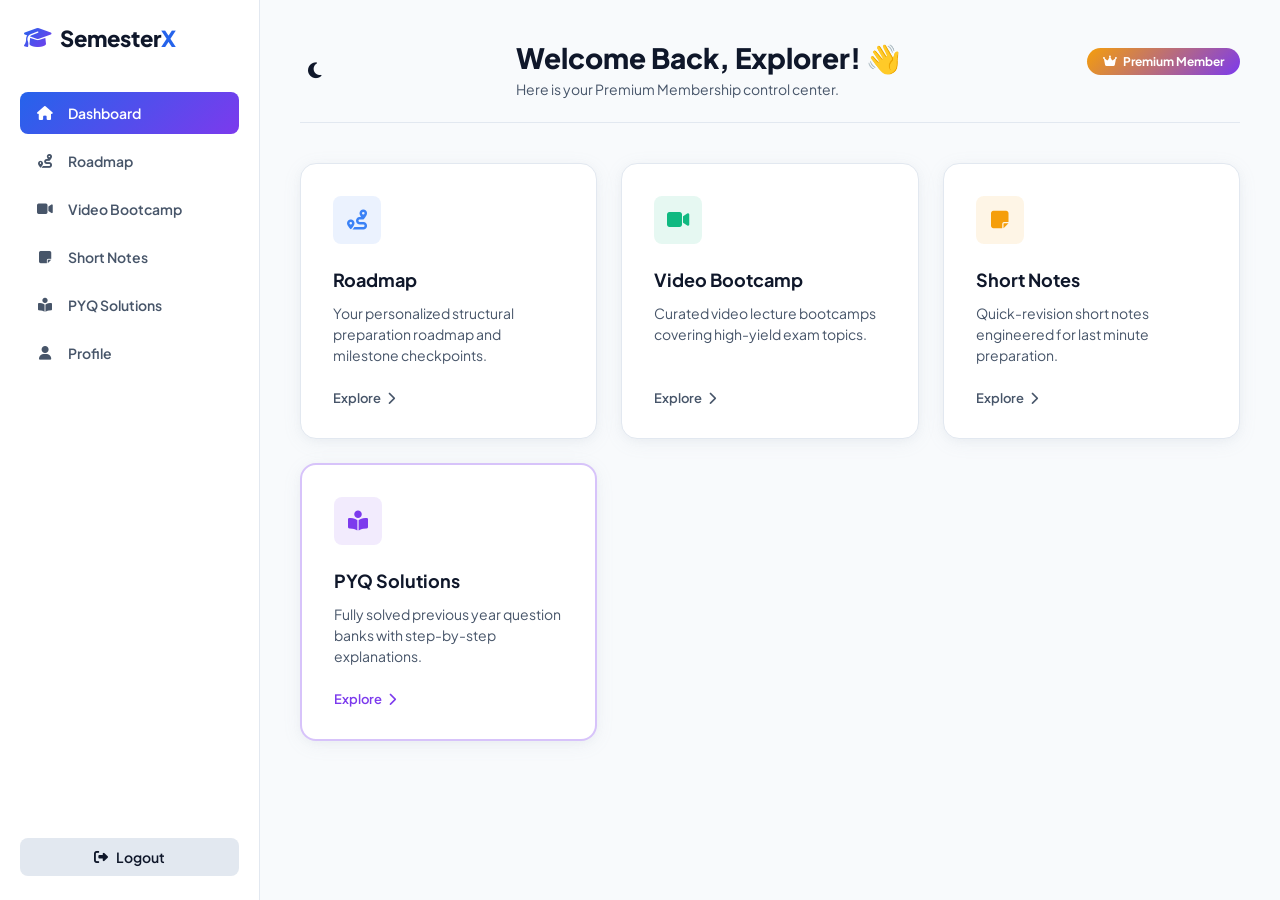
<file: premium-dashboard.html>
<!DOCTYPE html>
<html lang="en" data-theme="light">
<head>
    <meta charset="UTF-8">
    <meta name="viewport" content="width=device-width, initial-scale=1.0">
    <title>SemesterX - Premium Dashboard</title>
    <link rel="stylesheet" href="style.css">
    <link rel="stylesheet" href="premium.css">
    <link rel="stylesheet" href="https://cdnjs.cloudflare.com/ajax/libs/font-awesome/6.4.0/css/all.min.css">
    <link rel="preconnect" href="https://fonts.googleapis.com">
    <link rel="preconnect" href="https://fonts.gstatic.com" crossorigin>
    <link href="https://fonts.googleapis.com/css2?family=Plus+Jakarta+Sans:wght@400;500;600;700;800&display=swap" rel="stylesheet">
</head>
<body class="premium-body">

    <div id="toast-container"></div>

    <div class="premium-layout">

        <aside class="premium-sidebar">
            <div class="logo premium-sidebar-logo">
                <i class="fa-solid fa-graduation-cap gradient-text-icon"></i>
                <span>Semester<span class="accent-text">X</span></span>
            </div>

            <ul class="premium-menu">
                <li class="premium-menu-item active" data-section="dashboard">
                    <i class="fa-solid fa-house"></i> <span>Dashboard</span>
                </li>
                <li class="premium-menu-item" data-section="roadmap">
                    <i class="fa-solid fa-route"></i> <span>Roadmap</span>
                </li>
                <li class="premium-menu-item" data-section="video">
                    <i class="fa-solid fa-video"></i> <span>Video Bootcamp</span>
                </li>
                <li class="premium-menu-item" data-section="notes">
                    <i class="fa-solid fa-note-sticky"></i> <span>Short Notes</span>
                </li>
                <li class="premium-menu-item" data-section="pyq">
                    <i class="fa-solid fa-book-open-reader"></i> <span>PYQ Solutions</span>
                </li>
                <li class="premium-menu-item" data-section="profile">
                    <i class="fa-solid fa-user"></i> <span>Profile</span>
                </li>
            </ul>

            <button class="btn btn-secondary btn-full premium-logout-btn" id="premium-logout-btn">
                <i class="fa-solid fa-right-from-bracket"></i> Logout
            </button>
        </aside>

        <main class="premium-main">

            <div class="dashboard-header premium-topbar">
                <button class="theme-toggle" id="theme-toggle" aria-label="Toggle Theme">
                    <i class="fa-solid fa-moon"></i>
                </button>
                <div class="dash-welcome">
                    <h2>Welcome Back, <span id="premium-user-name">Explorer</span>! 👋</h2>
                    <p>Here is your Premium Membership control center.</p>
                </div>
                <span class="premium-badge-large"><i class="fa-solid fa-crown"></i> Premium Member</span>
            </div>

            <div class="dashboard-grid">
                <div class="dash-card" data-section="roadmap">
                    <div class="dash-card-icon c-bg-1"><i class="fa-solid fa-route"></i></div>
                    <h3> Roadmap</h3>
                    <p>Your personalized structural preparation roadmap and milestone checkpoints.</p>
                    <span class="dash-card-action">Explore <i class="fa-solid fa-chevron-right"></i></span>
                </div>
                <div class="dash-card" data-section="video">
                    <div class="dash-card-icon c-bg-2"><i class="fa-solid fa-video"></i></div>
                    <h3> Video Bootcamp</h3>
                    <p>Curated video lecture bootcamps covering high-yield exam topics.</p>
                    <span class="dash-card-action">Explore <i class="fa-solid fa-chevron-right"></i></span>
                </div>
                <div class="dash-card" data-section="notes">
                    <div class="dash-card-icon c-bg-3"><i class="fa-solid fa-note-sticky"></i></div>
                    <h3> Short Notes</h3>
                    <p>Quick-revision short notes engineered for last minute preparation.</p>
                    <span class="dash-card-action">Explore <i class="fa-solid fa-chevron-right"></i></span>
                </div>
                <div class="dash-card premium-border" data-section="pyq">
                    <div class="dash-card-icon c-bg-4"><i class="fa-solid fa-book-open-reader"></i></div>
                    <h3> PYQ Solutions</h3>
                    <p>Fully solved previous year question banks with step-by-step explanations.</p>
                    <span class="dash-card-action highlight">Explore <i class="fa-solid fa-chevron-right"></i></span>
                </div>
            </div>

        </main>

    </div>

    <script src="script.js"></script>
    <script src="premium.js"></script>
</body>
</html>
</file>
<file: style.css>
/* --- CSS DESIGN SPECIFICATION VARIABLES --- */
:root {
    --bg-main: #f8fafc;
    --bg-surface: #ffffff;
    --card-bg: #ffffff;
    --chip-bg: #0f172a;
    --chip-text: #ffffff;
    --icon-bg: #ffffff;
    --icon-color: #0f172a;
    --border-color: #e2e8f0;
    --text-primary: #0f172a;
    --text-secondary: #475569;
    --primary: #2563eb;
    --primary-hover: #1d4ed8;
    --accent: #7c3aed;
    --accent-hover: #6d28d9;
    --success: #10b981;
    --card-shadow: 0 4px 20px -2px rgba(148, 163, 184, 0.12), 0 2px 8px -1px rgba(148, 163, 184, 0.08);
    --nav-bg: rgba(255, 255, 255, 0.85);
    --radius-sm: 8px;
    --radius-md: 16px;
    --radius-lg: 24px;
    --transition: all 0.3s cubic-bezier(0.4, 0, 0.2, 1);
}

[data-theme="dark"] {
    --bg-main: #0b0f19;
    --bg-surface: #131c2e;
    --chip-bg: #000000;
    --chip-text: #ffffff;
    --icon-bg: #ffffff;
    --icon-color: #0f172a;
    --border-color: #1e293b;
    --text-primary: #f8fafc;
    --text-secondary: #94a3b8;
    --primary: #3b82f6;
    --primary-hover: #60a5fa;
    --accent: #8b5cf6;
    --accent-hover: #a78bfa;
    --card-bg:#131c2e;
    --card-shadow: 0 10px 30px -10px rgba(0, 0, 0, 0.5);
    --nav-bg: rgba(11, 15, 25, 0.85);
}

/* --- RESET & BASIC DEFAULTS --- */
* {
    box-sizing: border-box;
    margin: 0;
    padding: 0;
    font-family: 'Plus Jakarta Sans', sans-serif;
    scroll-behavior: smooth;
}
/* --- ENTRANCE ANIMATIONS --- */

/* Initial hidden state for hero text & actions */
.hero-content h1,
.hero-content p,
.hero-content .badge,
.hero-actions {
    opacity: 0;
    transform: translateY(20px);
    animation: fadeUpIn 0.8s cubic-bezier(0.25, 1, 0.5, 1) forwards;
}

/* Staggered delays so elements appear one after another */
.hero-content .badge { animation-delay: 0.5s; }
.hero-content h1     { animation-delay: 0.7s; }
.hero-content p      { animation-delay: 0.9s; }
.hero-actions        { animation-delay: 1.1s; }

/* The animation rule */
@keyframes fadeUpIn {
    to {
        opacity: 1;
        transform: translateY(0);
    }
}

/* Smooth transition for the initial background blur elements */
.shape {
    opacity: 0;
    transition: opacity 1.5s ease-in-out;
}
.shape.show {
    opacity: 0.15;
}

body {
    background-color: var(--bg-main);
    color: var(--text-primary);
    transition: background-color 0.3s ease, color 0.3s ease;
    min-height: 100vh;
    display: flex;
    flex-direction: column;
    overflow-x: hidden;
}

/* --- APP LOADER SCREEN --- */
.loader-container {
    position: fixed;
    top:0; left:0; width:100vw; height:100vh;
    background-color: var(--bg-main);
    z-index: 9999;
    display: flex;
    align-items: center;
    justify-content: center;
    transition: opacity 0.4s ease, visibility 0.4s ease;
}
.loader-container.hidden {
    opacity: 0;
    visibility: hidden;
    pointer-events: none;
}
.spinner {
    width: 48px;
    height: 48px;
    border: 5px solid var(--border-color);
    border-bottom-color: var(--primary);
    border-radius: 50%;
    animation: rotation 1s linear infinite;
}
@keyframes rotation {
    0% { transform: rotate(0deg); }
    100% { transform: rotate(360deg); }
}

/* --- NAVIGATION HEADER --- */
.navbar {
    position: fixed;
    top: 0; left: 0; right: 0;
    height: 72px;
    background-color: var(--nav-bg);
    backdrop-filter: blur(12px);
    border-bottom: 1px solid var(--border-color);
    z-index: 1000;
    transition: var(--transition);
}
.nav-container {
    max-width: 1280px;
    margin: 0 auto;
    height: 100%;
    display: flex;
    align-items: center;
    justify-content: space-between;
    padding: 0 24px;
}
.logo {
    font-size: 22px;
    font-weight: 800;
    cursor: pointer;
    display: flex;
    align-items: center;
    gap: 8px;
}
.gradient-text-icon {
    background: linear-gradient(135deg, var(--primary), var(--accent));
    -webkit-background-clip: text;
    -webkit-text-fill-color: transparent;
}
.accent-text { color: var(--primary); }
.nav-links {
    display: flex;
    align-items: center;
    gap: 32px;
    list-style: none;
}
.nav-links a {
    text-decoration: none;
    color: var(--text-secondary);
    font-weight: 500;
    font-size: 15px;
    transition: var(--transition);
}
.nav-links a:hover { color: var(--primary); }
.theme-toggle {
    background: none;
    border: none;
    color: var(--text-primary);
    cursor: pointer;
    font-size: 18px;
    padding: 8px;
    transition: var(--transition);
}
.hamburger {
    display: none;
    font-size: 22px;
    cursor: pointer;
    color: var(--text-primary);
}
/* ===========================
        ELITE NAV BUTTON
=========================== */

.elite-nav-btn{

    display:flex;
    align-items:center;
    justify-content:center;
    gap:8px;

    padding:10px 18px;

    border:none;
    border-radius:999px;

    cursor:pointer;

    color:#fff;
    font-size:14px;
    font-weight:700;

    background:linear-gradient(
        135deg,
        #f59e0b 0%,
        #ec4899 50%,
        #7c3aed 100%
    );

    background-size:200% 200%;

    transition:all .35s ease;

    box-shadow:
        0 8px 22px rgba(236,72,153,.28);

    animation:eliteGlow 3s ease-in-out infinite;
}
.elite-nav-btn i{

    color:#ffe082;

    font-size:13px;

}
.elite-nav-btn:hover{

    transform:translateY(-2px);

    background-position:right center;

    box-shadow:
        0 12px 28px rgba(124,58,237,.45);

}
.elite-nav-btn:active{

    transform:scale(.96);

}
@keyframes eliteGlow{

    0%,100%{

        box-shadow:
            0 0 30px rgba(168,85,247,.10),
            0 15px 40px rgba(0,0,0,.08);

    }

    50%{

        box-shadow:
            0 0 45px rgba(236,72,153,.18),
            0 18px 45px rgba(124,58,237,.16);

    }

}

.elite-subject-banner{

    animation:eliteGlow 3.5s ease-in-out infinite;

}
.elite-nav-btn{

    width:100%;

    justify-content:center;

    margin:8px 0;

}

/* --- BUTTON ARCHITECTURE UI --- */
.btn {
    padding: 10px 20px;
    border-radius: var(--radius-sm);
    font-weight: 600;
    font-size: 14px;
    cursor: pointer;
    transition: var(--transition);
    border: none;
    display: inline-flex;
    align-items: center;
    justify-content: center;
    gap: 8px;
}
.btn-sm { padding: 6px 12px; font-size: 12px; border-radius: 6px; }
.btn-lg { padding: 14px 28px; font-size: 16px; border-radius: var(--radius-md); }
.btn-full { width: 100%; }
.btn-primary {
    background-color: var(--primary);
    color: #ffffff;
}
.btn-primary:hover {
    background-color: var(--primary-hover);
    transform: translateY(-2px);
    box-shadow: 0 4px 12px rgba(37, 99, 235, 0.2);
}
.btn-secondary {
    background-color: var(--border-color);
    color: var(--text-primary);
}
.btn-secondary:hover { background-color: var(--text-secondary); color: #fff; }
.btn-outline {
    background: none;
    border: 1px solid var(--primary);
    color: var(--primary);
}
.btn-outline:hover { background-color: var(--primary); color: #fff; }

/* --- CORE APP SINGLE PAGE VIEW SWITCHING SYSTEM --- */
.app-container {
    margin-top: 72px;
    flex: 1;
    display: flex;
    flex-direction: column;
}
/* --- UPDATED VIEW TRANSITION SYSTEM --- */
.view {
    display: none;
    opacity: 0;
    width: 100%;
    max-width: 1280px;
    margin: 0 auto;
    padding: 40px 24px;
}

/* This class handles the smooth entrance */
.view.active {
    display: block;
    animation: smoothSlideIn 0.5s cubic-bezier(0.25, 1, 0.5, 1) forwards;
}

/* This class handles the smooth exit before the display switches */
.view.exit {
    display: block;
    animation: smoothSlideOut 0.4s cubic-bezier(0.25, 1, 0.5, 1) forwards;
}

/* Kinetic Keyframe Blueprints */
@keyframes smoothSlideIn {
    0% {
        opacity: 0;
        transform: translateY(24px) scale(0.99);
    }
    100% {
        opacity: 1;
        transform: translateY(0) scale(1);
    }
}

@keyframes smoothSlideOut {
    0% {
        opacity: 1;
        transform: translateY(0) scale(1);
    }
    100% {
        opacity: 0;
        transform: translateY(-16px) scale(0.99);
    }
}
/* --- VIEW 1: HERO & LANDING SUBSECTIONS --- */
.hero-section {
    position: relative;
    min-height: calc(80vh - 72px);
    display: flex;
    align-items: center;
    justify-content: center;
    text-align: center;
    padding: 40px 0;
}
.hero-bg-shapes {
    position: absolute;
    width: 100%; height: 100%;
    top:0; left:0; overflow:hidden; z-index: -1;
}
.shape {
    position: absolute;
    border-radius: 50%;
    filter: blur(80px);
    opacity: 0.15;
    animation: pulse 8s infinite alternate;
}
.shape-1 { width: 300px; height: 300px; background: var(--primary); top: 10%; left: 15%; }
.shape-2 { width: 350px; height: 350px; background: var(--accent); bottom: 10%; right: 15%; animation-delay: 2s; }
@keyframes pulse {
    0% { transform: scale(1) translate(0, 0); }
    100% { transform: scale(1.2) translate(20px, 30px); }
}
.badge {
    background: rgba(37, 99, 235, 0.1);
    color: var(--primary);
    padding: 6px 16px;
    border-radius: 100px;
    font-weight: 600;
    font-size: 13px;
    display: inline-block;
    margin-bottom: 24px;
}
.hero-content h1 {
    font-size: 56px;
    font-weight: 800;
    line-height: 1.15;
    letter-spacing: -1.5px;
    margin-bottom: 24px;
}
.gradient-text {
    background: linear-gradient(135deg, var(--primary), var(--accent));
    -webkit-background-clip: text;
    -webkit-text-fill-color: transparent;
}
.hero-content p {
    font-size: 18px;
    color: var(--text-secondary);
    max-width: 680px;
    margin: 0 auto 40px auto;
    line-height: 1.6;
}
.hero-actions {
    display: flex;
    gap: 16px;
    justify-content: center;
}

/* SECTION GLOBAL TITLE */
.section-title {
    text-align: center;
    font-size: 32px;
    font-weight: 700;
    margin: 60px 0 40px 0;
}

/* FEATURE GRID CARD MODULES */
.features-section { padding: 60px 0; border-top: 1px solid var(--border-color); }
.features-grid {
    display: grid;
    grid-template-columns: repeat(auto-fit, minmax(250px, 1fr));
    gap: 24px;
}
.feat-card {
    background: var(--bg-surface);
    border: 1px solid var(--border-color);
    padding: 32px;
    border-radius: var(--radius-md);
    box-shadow: var(--card-shadow);
    transition: var(--transition);
}
.feat-card:hover { transform: translateY(-5px); }
.feat-card i { font-size: 32px; margin-bottom: 20px; display: inline-block; }
.color-1 { color: #3b82f6; } .color-2 { color: #10b981; }
.color-3 { color: #f59e0b; } .color-4 { color: #8b5cf6; }
.color-5 { color: #ec4899; } .color-6 { color: #06b6d4; }
.feat-card h3 { margin-bottom: 12px; font-size: 18px; font-weight: 600; }
.feat-card p { color: var(--text-secondary); font-size: 14px; line-height: 1.5; }

/* FAQ COMPONENT SYSTEM */
.faq-section { padding: 40px 0; max-width: 800px; margin: 0 auto; }
.faq-item {
    background: var(--bg-surface);
    border: 1px solid var(--border-color);
    margin-bottom: 12px;
    border-radius: var(--radius-sm);
    overflow: hidden;
}
.faq-question {
    padding: 20px; font-weight: 600; cursor: pointer;
    display: flex; justify-content: space-between; align-items: center;
    transition: var(--transition);
}
.faq-question:hover { background-color: rgba(0,0,0,0.02); }
.faq-question i { transition: transform 0.3s; }
.faq-item.open .faq-question i { transform: rotate(180deg); color: var(--primary); }
.faq-answer {
    padding: 0 20px; max-height: 0; overflow: hidden;
    transition: max-height 0.3s cubic-bezier(0, 1, 0, 1), padding 0.3s ease;
    color: var(--text-secondary); font-size: 14px; line-height: 1.6;
}
.faq-item.open .faq-answer { max-height: 300px; padding: 0 20px 20px 20px; }

/* ===========================
   CONTACT SECTION
=========================== */

.contact-section{
    max-width:850px;
    margin:60px auto;
    padding:20px;
}

.contact-card{

    background:var(--card-bg);
    border:1px solid var(--border-color);

    border-radius:24px;

    padding:40px;

    box-shadow:0 12px 40px rgba(0,0,0,.12);

    transition:.3s;

}

.contact-card:hover{

    transform:translateY(-3px);

    box-shadow:0 18px 45px rgba(0,0,0,.18);

}

/* Form */

.contact-card form{

    display:flex;
    flex-direction:column;

}

/* Form Groups */

.form-group{

    margin-bottom:22px;

}

/* Inputs */

.form-group input,
.form-group textarea{

    width:100%;

    padding:16px 20px;

    border-radius:14px;

    border:1px solid var(--border-color);

    background:var(--bg-main);

    color:var(--text-primary);

    font-size:15px;

    outline:none;

    transition:.3s;

}

/* Placeholder */

.form-group input::placeholder,
.form-group textarea::placeholder{

    color:#8b95a7;

}

/* Focus */

.form-group input:focus,
.form-group textarea:focus{

    border-color:var(--primary);

    box-shadow:0 0 0 4px rgba(37,99,235,.15);

}

/* Message Box */

.form-group textarea{

    min-height:180px;

    resize:vertical;

}

/* Button */

.contact-card button{

    width:220px;

    margin:15px auto 0;

    padding:15px 22px;

    border-radius:14px;

    font-size:16px;

    font-weight:700;

}

/* Space below button */

.contact-card form{

    padding-bottom:15px;

}
}
.form-group { margin-bottom: 20px; }
.form-group input, .form-group textarea {
    width: 100%; padding: 12px 16px; background-color: var(--bg-main);
    border: 1px solid var(--border-color); color: var(--text-primary);
    border-radius: var(--radius-sm); outline: none; transition: var(--transition);
}
.form-group input:focus, .form-group textarea:focus { border-color: var(--primary); box-shadow: 0 0 0 3px rgba(37,99,235,0.15); }

/* --- SELECTION ARCHITECTURE VIEWS (DEPT / SEMESTER) --- */
.selection-container { max-width: 1000px; margin: 0 auto; padding: 20px 0; }
.back-btn {
    background: none; border: none; color: var(--text-secondary);
    cursor: pointer; font-weight: 600; margin-bottom: 24px; display: flex; align-items: center; gap: 8px; transition: var(--transition);
}
.back-btn:hover { color: var(--primary); }
.view-title { font-size: 32px; font-weight: 800; margin-bottom: 8px; }
.view-subtitle { color: var(--text-secondary); margin-bottom: 40px; }

.selection-grid {
    display: grid; grid-template-columns: repeat(auto-fill, minmax(280px, 1fr)); gap: 24px;
}
.dynamic-sem-grid { grid-template-columns: repeat(auto-fit, minmax(320px, 1fr)); max-width: 720px; margin: 0 auto; }

.select-card {
    background: var(--bg-surface); border: 1px solid var(--border-color);
    border-radius: var(--radius-md); padding: 32px; cursor: pointer;
    box-shadow: var(--card-shadow); transition: var(--transition);
}
.select-card:hover {
    transform: translateY(-6px); border-color: var(--primary);
    box-shadow: 0 12px 24px -10px rgba(37, 99, 235, 0.15);
}
.select-icon {
    width: 56px; height: 56px; border-radius: var(--radius-sm);
    display: flex; align-items: center; justify-content: center;
    font-size: 24px; margin-bottom: 24px; background: rgba(0,0,0,0.03);
}
.color-primary { color: var(--primary); background: rgba(37,99,235,0.1); }
.color-accent { color: var(--accent); background: rgba(124,58,237,0.1); }

.select-card h3 { font-size: 20px; font-weight: 700; margin-bottom: 8px; }
.select-card p { color: var(--text-secondary); font-size: 13px; line-height: 1.5; }

/* --- CORE STUDENT DASHBOARD VIEW --- */
.dashboard-header {
    display: flex; justify-content: space-between; align-items: center;
    padding-bottom: 24px; border-bottom: 1px solid var(--border-color); margin-bottom: 40px;
    flex-wrap: wrap; gap: 20px;
}
.dash-welcome h2 { font-size: 28px; font-weight: 800; margin-bottom: 4px; }
.dash-welcome p { color: var(--text-secondary); font-size: 14px; }
.dash-meta-pills { display: flex; align-items: center; gap: 12px; }
.pill {
    background: var(--bg-surface); border: 1px solid var(--border-color);
    padding: 8px 16px; border-radius: 100px; font-size: 13px; color: var(--text-secondary);
}
.pill strong { color: var(--text-primary); }

.dashboard-grid {
    display: grid; grid-template-columns: repeat(auto-fit, minmax(260px, 1fr)); gap: 24px;
}
.dash-card {
    background: var(--bg-surface); border: 1px solid var(--border-color);
    padding: 32px; border-radius: var(--radius-md); box-shadow: var(--card-shadow);
    cursor: pointer; transition: var(--transition); display: flex; flex-direction: column;
}
.dash-card:hover { transform: translateY(-4px); box-shadow: 0 10px 25px -5px rgba(0,0,0,0.05); }
.dash-card-icon {
    width: 48px; height: 48px; border-radius: var(--radius-sm);
    display: flex; align-items: center; justify-content: center; font-size: 20px; margin-bottom: 24px;
}
.c-bg-1 { background: rgba(59,130,246,0.1); color: #3b82f6; }
.c-bg-2 { background: rgba(16,185,129,0.1); color: #10b981; }
.c-bg-3 { background: rgba(245,158,11,0.1); color: #f59e0b; }
.c-bg-4 { background: rgba(124,58,237,0.1); color: #7c3aed; }

.dash-card h3 { font-size: 18px; font-weight: 700; margin-bottom: 12px; }
.dash-card p { color: var(--text-secondary); font-size: 14px; line-height: 1.5; flex: 1; margin-bottom: 24px; }
.dash-card-action { font-size: 13px; font-weight: 600; color: var(--text-secondary); display: flex; align-items: center; gap: 6px; transition: var(--transition); }
.dash-card:hover .dash-card-action { color: var(--primary); }
.premium-border { border: 2px solid rgba(124, 58, 237, 0.3); position: relative; }
.premium-border:hover { border-color: var(--accent); }
.premium-badge {
    position: absolute; top: 16px; right: 16px; background: linear-gradient(135deg, #f59e0b, #ef4444);
    color: #fff; font-size: 10px; padding: 2px 8px; border-radius: 4px; font-weight: 700; letter-spacing: 0.5px;
}
.dash-card-action.highlight { color: var(--accent); }

/* --- RESOURCE HEADER AND LIST SEARCH CONTEXT --- */
.resource-view-header{

    text-align:center;

    margin-bottom:25px;

}

.resources-display-grid{

    display:grid;

    grid-template-columns:repeat(3,minmax(240px,1fr));

    gap:16px;

    align-items:start;

    overflow:visible;

}
.subject-resource-card {
    background: var(--bg-surface); border: 1px solid var(--border-color);
    border-radius: var(--radius-md); padding: 24px; box-shadow: var(--card-shadow);
}
.subject-resource-card h3 { font-size: 18px; font-weight: 700; margin-bottom: 16px; display: flex; align-items: center; gap: 10px; }
.subject-resource-card h3 i { color: var(--primary); }
.resource-action-list { display: flex; flex-direction: column; gap: 10px; }

/* --- PREMIUM MENTORSHIP STRUCTURAL ELEMENT --- */
.mentorship-premium-hero {
    text-align: center; padding: 40px 0; max-width: 700px; margin: 0 auto;
}
.premium-badge-large {
    background: linear-gradient(135deg, #f59e0b, var(--accent)); color: #fff;
    padding: 6px 16px; border-radius: 100px; font-weight: 700; font-size: 12px; display: inline-flex; align-items: center; gap: 6px; margin-bottom: 16px;
}
.mentorship-premium-hero h2 { font-size: 36px; font-weight: 800; margin-bottom: 16px; }
.mentorship-premium-hero p { color: var(--text-secondary); line-height: 1.6; font-size: 16px; }

.mentorship-pricing-layout {
    display: grid; grid-template-columns: 1fr 360px; gap: 40px; margin-top: 40px; max-width: 900px; margin-left: auto; margin-right: auto; align-items: center;
}
.mentorship-perks h3 { font-size: 20px; font-weight: 700; margin-bottom: 20px; }
.mentorship-perks ul { list-style: none; }
.mentorship-perks li { display: flex; align-items: center; gap: 12px; margin-bottom: 16px; color: var(--text-secondary); font-size: 15px; }
.mentorship-perks li i { color: var(--success); font-size: 18px; }

.pricing-card {
    background: var(--bg-surface); border: 2px solid var(--accent);
    border-radius: var(--radius-lg); padding: 40px 32px; text-align: center; box-shadow: var(--card-shadow);
}
.pricing-card h4 { font-size: 16px; text-transform: uppercase; letter-spacing: 1px; color: var(--text-secondary); margin-bottom: 12px; }
.price-pill { font-size: 44px; font-weight: 800; color: var(--text-primary); margin-bottom: 8px; }
.price-pill .term { font-size: 14px; font-weight: 500; color: var(--text-secondary); }
.pricing-card p { font-size: 13px; color: var(--text-secondary); margin-bottom: 32px; }

/* --- MODAL SYSTEM LAYER ARCHITECTURE --- */
/* --- MODAL SYSTEM --- */
.modal-overlay {
    position: fixed; top: 0; left: 0; width: 100vw; height: 100vh;
    background-color: rgba(15, 23, 42, 0.6); backdrop-filter: blur(4px);
    z-index: 2000; display: flex; align-items: center; justify-content: center;
    opacity: 0; visibility: hidden; transition: opacity 0.3s ease, visibility 0.3s ease;
}
.modal-overlay.open { opacity: 1; visibility: visible; }
.modal-card {
    background: var(--bg-surface); width: 100%; max-width: 440px;
    border-radius: var(--radius-lg); padding: 40px 32px; box-shadow: 0 20px 50px -12px rgba(0,0,0,0.3);
    position: relative; transform: scale(0.95); transition: transform 0.3s ease;
}
.modal-overlay.open 
.modal-card { transform: scale(1); }
.close-modal-btn {
    position: absolute; top: 20px; right: 24px; background: none; border: none;
    font-size: 28px; color: var(--text-secondary); cursor: pointer;
}
.auth-modal-content {
    display: flex;
    flex-direction: column;
    align-items: center;
    text-align: center;
}
.auth-icon-badge {
    width: 64px; height: 64px; background: rgba(37,99,235,0.1); color: var(--primary);
    border-radius: 50%; display: flex; align-items: center; justify-content: center; font-size: 24px; margin: 0 auto 24px auto;
}
.auth-modal-content h3 { font-size: 22px; font-weight: 700; margin-bottom: 12px; }
.auth-modal-content p { color: var(--text-secondary); font-size: 14px; line-height: 1.6; margin-bottom: 32px; }
.google-login-btn {
    width: fit-content;
    min-width: 360px;
    max-width: 100%;
    margin: 0 auto;

    background: #ffffff;
    border: 1px solid #cbd5e1;
    color: #1e293b;

    padding: 12px 22px;

    border-radius: var(--radius-sm);

    font-weight: 600;

    display: flex;
    align-items: center;
    justify-content: center;
    gap: 12px;

    box-shadow: 0 1px 3px rgba(0,0,0,0.05);
}
#google-signin-button{
    width:100%;
    display:flex;
    justify-content:center;
    align-items:center;
}
}
.google-login-btn:hover { background: #f8fafc; border-color: #94a3b8; }
.google-login-btn img { width: 20px; height: 20px; }
.secure-footer-text { display: block; font-size: 11px; color: var(--text-secondary); margin-top: 24px; }
.secure-footer-text i { color: var(--success); }

/* PAYMENT MODAL SUB-ELEMENTS */
.payment-modal-content h3 { font-size: 20px; font-weight: 700; margin-bottom: 16px; }
.pay-item-title { font-size: 14px; color: var(--text-secondary); margin-bottom: 4px; }
.payment-benefits-summary { background-color: var(--bg-main); padding: 16px; border-radius: var(--radius-sm); margin-bottom: 24px; text-align: left; }
.payment-benefits-summary div { font-size: 13px; margin-bottom: 8px; display: flex; align-items: center; gap: 8px; }
.payment-benefits-summary div:last-child { margin-bottom: 0; }
.text-success { color: var(--success); }
.success-box-animated { text-align: center; padding: 20px 0; animation: scaleUp 0.3s ease-out forwards; }
.success-box-animated i { font-size: 48px; color: var(--success); margin-bottom: 16px; }
@keyframes scaleUp { 0% { transform: scale(0.8); opacity: 0; } 100% { transform: scale(1); opacity: 1; } }

/* --- TOAST SYSTEM RULES --- */
#toast-container { position: fixed; bottom: 24px; right: 24px; z-index: 9999; display: flex; flex-direction: column; gap: 10px; }
.toast {
    background: #1e293b; color: #ffffff; padding: 14px 24px; border-radius: var(--radius-sm);
    font-size: 14px; font-weight: 500; display: flex; align-items: center; gap: 10px; box-shadow: 0 10px 15px -3px rgba(0,0,0,0.3);
    animation: slideIn 0.3s ease forwards;
}
.toast.success { border-left: 4px solid var(--success); }
.toast.info { border-left: 4px solid var(--primary); }
@keyframes slideIn { 0% { transform: translateX(100%); opacity: 0; } 100% { transform: translateX(0); opacity: 1; } }

/* --- ACCESSORY SYSTEM COMPONENT (Back to Top) --- */
.back-to-top {
    position: fixed; bottom: 24px; left: 24px; width: 44px; height: 44px;
    background-color: var(--primary); color: #fff; border: none; border-radius: 50%;
    display: flex; align-items: center; justify-content: center; cursor: pointer;
    box-shadow: 0 4px 10px rgba(0,0,0,0.2); opacity: 0; visibility: hidden; transition: var(--transition); z-index: 900;
}
.back-to-top.show { opacity: 1; visibility: visible; }

/* --- FOOTER SPEC --- */
.main-footer { background-color: var(--bg-surface); border-top: 1px solid var(--border-color); padding: 24px; text-align: center; font-size: 13px; color: var(--text-secondary); margin-top: auto; }

/* --- RESPONSIVE MEDIA CONSTRAINTS --- */
@media (max-width: 992px) {
    .mentorship-pricing-layout { grid-template-columns: 1fr; gap: 32px; }
    .hero-content h1 { font-size: 42px; }
}
@media (max-width: 768px) {
    .nav-links {
        position: fixed; top: 72px; left: -100%; width: 100%; height: calc(100vh - 72px);
        background-color: var(--bg-surface); flex-direction: column; padding: 40px 24px; gap: 24px; transition: 0.3s ease; box-shadow: 0 10px 15px rgba(0,0,0,0.05);
    }
    .nav-links.open { left: 0; }
    .hamburger { display: block; }
    .resource-view-header { flex-direction: column; align-items: flex-start; }
    .search-box-container { max-width: 100%; }
}
/* ==========================
        FULL PDF VIEWER
========================== */

.pdf-viewer{

    position:fixed;

    inset:0;

    width:100vw;
    height:100vh;

    background:var(--bg-main);

    display:none;

    flex-direction:column;

    z-index:99999;

}

.pdf-viewer.open{

    display:flex;

}

/* ==========================
        TOOLBAR
========================== */

.pdf-toolbar{

    height:70px;

    display:flex;

    justify-content:space-between;

    align-items:center;

    padding:0 24px;

    background:var(--card-bg);

    border-bottom:1px solid var(--border-color);

    flex-shrink:0;

}

.pdf-left{

    display:flex;

    align-items:center;

    gap:18px;

}

#pdf-title{

    font-size:18px;

    font-weight:700;

}

.pdf-toolbar-btn{

    border:none;

    background:none;

    cursor:pointer;

    display:flex;

    align-items:center;

    gap:8px;

    padding:10px 16px;

    border-radius:10px;

    font-size:15px;

    font-weight:600;

    color:var(--text-primary);

    transition:.25s;

}

.pdf-toolbar-btn:hover{

    background:rgba(0,0,0,.06);

}

[data-theme="dark"] .pdf-toolbar-btn:hover{

    background:rgba(255,255,255,.08);

}

.pdf-toolbar-btn.primary{

    background:var(--primary);

    color:white;

}

.pdf-toolbar-btn.primary:hover{

    background:var(--primary-hover);

}

/* ==========================
        PDF BODY
========================== */

.pdf-body{
    flex:1;
    overflow:hidden;
    padding:0;
    background:#f1f5f9;
}

.pdf-body iframe{
    width:100%;
    height:100%;
    border:none;
}

/* Dark Mode */

[data-theme="dark"] .pdf-body{

    background:#0f172a;

}

/* iframe */

.pdf-body iframe{

    width:100%;

    height:100%;

    border:none;

}

/* embed */

.pdf-body embed{

    width:100%;

    height:100%;

    border:none;

}
/* ===========================================
   RESOURCE FILTER BAR
=========================================== */

.resource-filter-bar{

    display:flex;
    gap:18px;
    align-items:center;
    margin:30px 0;
    flex-wrap:wrap;

}

.filter-input{

    flex:1;
    min-width:280px;
    position:relative;

}

.filter-input i{

    position:absolute;
    left:18px;
    top:50%;
    transform:translateY(-50%);
    color:#8b8b8b;

}

.filter-input input{

    width:100%;
    padding:14px 18px 14px 48px;
    border:1px solid var(--border-color);;
    border-radius:14px;
    background:var(--card-bg);
    color:var(--text-primary);
    box-shadow:0 6px 18px rgba(0,0,0,.06);
    font-size:15px;
    outline:none;

}

.filter-input input:focus{

    border-color:var(--primary);
    box-shadow:0 0 0 3px rgba(37,99,235,.15);

}

.resource-filter-bar select{

    padding:14px 18px;
    border:none;
    border-radius:14px;
    background:var(--card-bg);
    box-shadow:0 6px 18px rgba(0,0,0,.06);
    cursor:pointer;
    font-size:15px;

}

/* ===========================================
   RESOURCE GRID
=========================================== */

.resources-display-grid{

    display:grid;

    grid-template-columns: repeat(3,minmax(240px,1fr));

    gap:16px;

}

/* ===========================================
   RESOURCE CARD
=========================================== */

.resource-card{

    background:var(--card-bg);

    border-radius:12px;

    padding:16px;

    transition:.3s;

    box-shadow:0 10px 24px rgba(0,0,0,.06);

    border:1px solid var(--border-color);

}

.resource-card:hover{

    transform:translateY(-8px);

    box-shadow:0 22px 45px rgba(0,0,0,.12);

}

.resource-top{

    display:flex;

    justify-content:space-between;

    align-items:center;

}

.resource-icon{

    width:48px;

    height:48px;

    border-radius:12px;

    background:var(--icon-bg);

    color:var(--icon-color);

    display:flex;

    justify-content:center;

    align-items:center;

    font-size:20px;

}

.resource-type{

    background:#eef2ff;

    color:#4338ca;

    padding:6px 14px;

    border-radius:999px;

    font-size:12px;

    font-weight:700;

}

.resource-title{
    margin-top:20px;
    font-size:16px;
    font-weight:700;
    min-height:48px;
}

.resource-sub{

    color:var(--text-secondary);

    margin-top:6px;

    line-height:1.6;

}

.resource-meta{

    display:flex;

    gap:10px;

    flex-wrap:wrap;

    margin:18px 0;

}

.resource-chip{

    padding:6px 10px;

    border-radius:999px;

    background:var(--chip-bg);

    color:var(--chip-text);

    font-size:12px;

    font-weight:600;

}

.resource-actions{

    display:flex;

    gap:12px;

    margin-top:22px;

}

.resource-actions button{

    flex:1;

}
/* ===========================
   PDF PREVIEW MODAL
=========================== */

.pdf-modal-overlay{

    position:fixed;
    inset:0;

    background:rgba(0,0,0,.75);

    display:none;

    justify-content:center;
    align-items:center;

    z-index:9999;

}

.pdf-modal-overlay.open{

    display:flex;

}

.department-search{
    max-width:700px;
    margin:35px auto;
    position:relative;
}

.department-search input{
    width:100%;
    padding:16px 20px 16px 55px;
    border-radius:16px;
    border:2px solid rgba(255,255,255,.08);
    background:#18233b;
    color:#fff;
    font-size:1rem;
    outline:none;
    transition:.3s;
}

.department-search input:focus{
    border-color:#4f8cff;
    box-shadow:0 0 0 3px rgba(79,140,255,.2);
}

.department-search i{
    position:absolute;
    left:20px;
    top:50%;
    transform:translateY(-50%);
    color:#9ca3af;
    font-size:18px;
}
/*=========================================
        PREMIUM PYQ BANNER
=========================================*/

.premium-pyq-banner{

    grid-column:1 / -1;

    width:100%;

    margin:35px 0 10px;

    padding:28px 36px;

    display:flex;

    justify-content:space-between;

    align-items:center;

    gap:40px;

    border-radius:20px;

    background:linear-gradient(
        135deg,
        rgba(245,158,11,.12),
        rgba(236,72,153,.08),
        rgba(124,58,237,.12)
    );

    border:1px solid rgba(255,255,255,.08);

    box-shadow:0 18px 45px rgba(0,0,0,.22);

}

.premium-pyq-left{

    flex:1;

}

.premium-tag{

    display:inline-flex;

    align-items:center;

    gap:8px;

    padding:8px 18px;

    border-radius:999px;

    font-size:13px;

    font-weight:700;

    color:#fff;

    background:linear-gradient(
        90deg,
        #f59e0b,
        #ec4899,
        #7c3aed
    );

}

.premium-pyq-left h2{

    margin:16px 0 10px;

    font-size:32px;

    font-weight:800;

    line-height:1.2;

    color:#fff;

}

.premium-pyq-left p{

    margin:0;

    max-width:720px;

    font-size:15px;

    line-height:1.8;

    color:rgba(255,255,255,.78);

}

.premium-pyq-right{

    display:flex;

    align-items:center;

    justify-content:center;

    flex-shrink:0;

}

.premium-upgrade-btn{

    display:flex;

    align-items:center;

    gap:10px;

    padding:16px 34px;

    border:none;

    border-radius:999px;

    font-size:16px;

    font-weight:700;

    color:#fff;

    cursor:pointer;

    background:linear-gradient(
        90deg,
        #f59e0b,
        #ec4899,
        #7c3aed
    );

    transition:.3s ease;

    box-shadow:0 12px 30px rgba(124,58,237,.35);

}

.premium-upgrade-btn:hover{

    transform:translateY(-3px);

    box-shadow:0 18px 40px rgba(124,58,237,.45);

}

.premium-upgrade-btn i{

    font-size:18px;

}

@media (max-width:900px){

    .premium-pyq-banner{

        flex-direction:column;

        text-align:center;

        padding:24px;

        gap:24px;

    }

    .premium-pyq-left h2{

        font-size:28px;

    }

    .premium-pyq-left p{

        max-width:100%;

    }

}
/*=========================================
      ELITE SUBJECT PROMOTION BAR
=========================================*/

.elite-subject-banner{

    margin:28px 0 36px;

    width:100%;

    border-radius:18px;

    overflow:hidden;

    background:linear-gradient(
        135deg,
        #fff7e8,
        #fff1f6,
        #f5f3ff
    );

    border:1px solid rgba(124,58,237,.15);

    box-shadow:
    0 0 30px rgba(168,85,247,.12),
    0 12px 40px rgba(236,72,153,.12),
    0 20px 45px rgba(0,0,0,.10);

}
.elite-banner-content{

    display:flex;

    justify-content:space-between;

    align-items:center;

    gap:30px;

    padding:20px 28px;

}

.elite-banner-text{

    display:flex;

    align-items:center;

    gap:18px;

    flex:1;

}

.elite-banner-text i{

    width:52px;

    height:52px;

    border-radius:50%;

    display:flex;

    justify-content:center;

    align-items:center;

    background:linear-gradient(
        135deg,
        #f59e0b,
        #ec4899,
        #7c3aed
    );

    color:#fff;

    font-size:22px;

    flex-shrink:0;

}

.elite-banner-text span{

    font-size:17px;

    line-height:1.7;

    color:var(--text-primary);

}

.elite-banner-text strong{

    color:#7c3aed;

}

.elite-banner-btn{

    padding:15px 30px;

    border:none;

    border-radius:999px;

    cursor:pointer;

    color:#fff;

    font-size:15px;

    font-weight:700;

    white-space:nowrap;

    background:linear-gradient(
        90deg,
        #f59e0b,
        #ec4899,
        #7c3aed
    );

    transition:.35s;

    box-shadow:
    0 0 25px rgba(236,72,153,.30),
    0 12px 32px rgba(124,58,237,.40);

}

.elite-banner-btn:hover{

    transform:translateY(-3px);

    box-shadow:
    0 0 35px rgba(236,72,153,.40),
    0 18px 45px rgba(124,58,237,.50);

}
@media (max-width:900px){

    .elite-banner-content{

        flex-direction:column;

        text-align:center;

        padding:24px;

        gap:22px;

    }

    .elite-banner-text{

        flex-direction:column;

        gap:16px;

    }

    .elite-banner-text span{

        font-size:15px;

    }

    .elite-banner-btn{

        width:100%;

        justify-content:center;

    }

}

@media (max-width:480px){

    .elite-subject-banner{
        position: relative;
        .elite-subject-banner::before{
            content:"";
            position:absolute;
            inset:-2px;
            border-radius:20px;
            background:linear-gradient(
                90deg,
                rgba(245,158,11,.35),
                rgba(236,72,153,.35),
                rgba(124,58,237,.35));
            filter:blur(18px);
            opacity:.45;
            z-index:-1;
        }

        margin:20px 0 28px;

        border-radius:16px;

    }

    .elite-banner-content{

        padding:20px 18px;

    }

    .elite-banner-text i{
        box-shadow:
            0 0 18px rgba(236,72,153,.35),
            0 0 40px rgba(124,58,237,.25);
    }
    .elite-banner-text span{

        font-size:14px;

        line-height:1.6;

    }

    .elite-banner-btn{

        padding:14px;

        font-size:14px;

    }

}
[data-theme="dark"] .elite-subject-banner{

    background:linear-gradient(
        135deg,
        rgba(245,158,11,.16),
        rgba(236,72,153,.10),
        rgba(124,58,237,.16)
    );

    border:1px solid rgba(255,255,255,.08);

}

[data-theme="dark"] .elite-banner-text span{

    color:rgba(255,255,255,.92);

}

[data-theme="dark"] .elite-banner-text strong{

    color:#ffffff;

}
/* =======================================================
   UNIVERSAL RESPONSIVE SYSTEM
=======================================================*/

html{
    overflow-x:hidden;
}

body{
    overflow-x:hidden;
}

*{
    max-width:100%;
    box-sizing:border-box;
}

img,
iframe,
video,
canvas{
    max-width:100%;
    height:auto;
}

/* Containers */

.view,
.selection-container,
.dashboard-container,
.resources-container{
    width:100%;
}

/* Universal Cards */

.resource-card,
.subject-card,
.dashboard-card,
.select-card{
    width:100%;
}

/* ==========================
        TABLETS
========================== */

@media (max-width:1024px){

.resources-display-grid{
    grid-template-columns:repeat(2,minmax(0,1fr));
}

.selection-grid{
    grid-template-columns:repeat(2,minmax(0,1fr));
}

.dashboard-grid{
    grid-template-columns:repeat(2,minmax(0,1fr));
}

}

/* ==========================
        MOBILE
========================== */

@media (max-width:768px){

.view{
    padding:24px 16px;
}

.view-title{
    font-size:34px;
}

.view-subtitle{
    font-size:18px;
}

.resources-display-grid,
.selection-grid,
.dashboard-grid,
.dynamic-sem-grid,
.features-grid{

    grid-template-columns:1fr;

}

.resource-card{

    width:100%;

    min-width:0;

}

.resource-actions{

    flex-direction:column;

}

.resource-actions button{

    width:100%;

}

.resource-title{

    min-height:auto;

}

.filter-input{

    min-width:100%;

}

.resource-filter-bar{

    flex-direction:column;

}

.department-search{

    width:100%;

}

.google-login-btn{

    min-width:0;

    width:100%;

}

.pdf-toolbar{

    height:auto;

    flex-direction:column;

    gap:15px;

    padding:15px;

}

.pdf-left{

    width:100%;

    justify-content:space-between;

}

.premium-pyq-banner,
.elite-banner-content{

    flex-direction:column;

    text-align:center;

}

.premium-upgrade-btn,
.elite-banner-btn{

    width:100%;

}

.hero-content h1{

    font-size:38px;

}

.hero-actions{

    flex-direction:column;

}

.nav-container{

    padding:0 16px;

}

}

/* ==========================
        SMALL PHONES
========================== */

@media (max-width:480px){

.view{

    padding:18px 12px;

}

.view-title{

    font-size:28px;

}

.hero-content h1{

    font-size:30px;

}

.hero-content p{

    font-size:15px;

}

.resource-card{

    padding:14px;

}

.resource-actions{

    gap:10px;

}

.resource-actions button{

    padding:12px;

    font-size:14px;

}

.premium-pyq-left h2{

    font-size:22px;

}

.premium-pyq-left p{

    font-size:14px;

}

.elite-banner-text span{

    font-size:14px;

}

}
</file>
<file: premium.css>
/*==========================================================
                PREMIUM DASHBOARD LAYOUT
        (Reuses variables, buttons, .dash-card,
         .dashboard-grid, .dashboard-header and .pill
         styles already defined in style.css)
==========================================================*/

.premium-body {
    background-color: var(--bg-main);
    min-height: 100vh;
}

.premium-layout {
    display: flex;
    min-height: 100vh;
}

/* --- SIDEBAR --- */
.premium-sidebar {
    width: 260px;
    flex-shrink: 0;
    background-color: var(--bg-surface);
    border-right: 1px solid var(--border-color);
    display: flex;
    flex-direction: column;
    padding: 24px 20px;
    position: sticky;
    top: 0;
    height: 100vh;
}

.premium-sidebar-logo {
    margin-bottom: 40px;
    padding: 0 4px;
}

.premium-menu {
    list-style: none;
    flex: 1;
    display: flex;
    flex-direction: column;
    gap: 6px;
}

.premium-menu-item {
    display: flex;
    align-items: center;
    gap: 14px;
    padding: 12px 16px;
    border-radius: var(--radius-sm);
    color: var(--text-secondary);
    font-weight: 600;
    font-size: 14px;
    cursor: pointer;
    transition: var(--transition);
}

.premium-menu-item i {
    width: 18px;
    text-align: center;
}

.premium-menu-item:hover {
    background-color: var(--bg-main);
    color: var(--text-primary);
}

.premium-menu-item.active {
    background: linear-gradient(135deg, var(--primary), var(--accent));
    color: #ffffff;
}

.premium-logout-btn {
    margin-top: 20px;
}

/* --- MAIN CONTENT AREA --- */
.premium-main {
    flex: 1;
    padding: 40px;
    max-width: 1280px;
}

.premium-topbar {
    flex-wrap: wrap;
}

/* --- RESPONSIVE --- */
@media (max-width: 900px) {
    .premium-layout {
        flex-direction: column;
    }
    .premium-sidebar {
        width: 100%;
        height: auto;
        position: relative;
        flex-direction: row;
        align-items: center;
        overflow-x: auto;
    }
    .premium-menu {
        flex-direction: row;
    }
    .premium-sidebar-logo {
        margin-bottom: 0;
        margin-right: 20px;
    }
    .premium-logout-btn {
        margin-top: 0;
        margin-left: 20px;
        width: auto;
        white-space: nowrap;
    }
    .premium-main {
        padding: 24px;
    }
}
</file>
